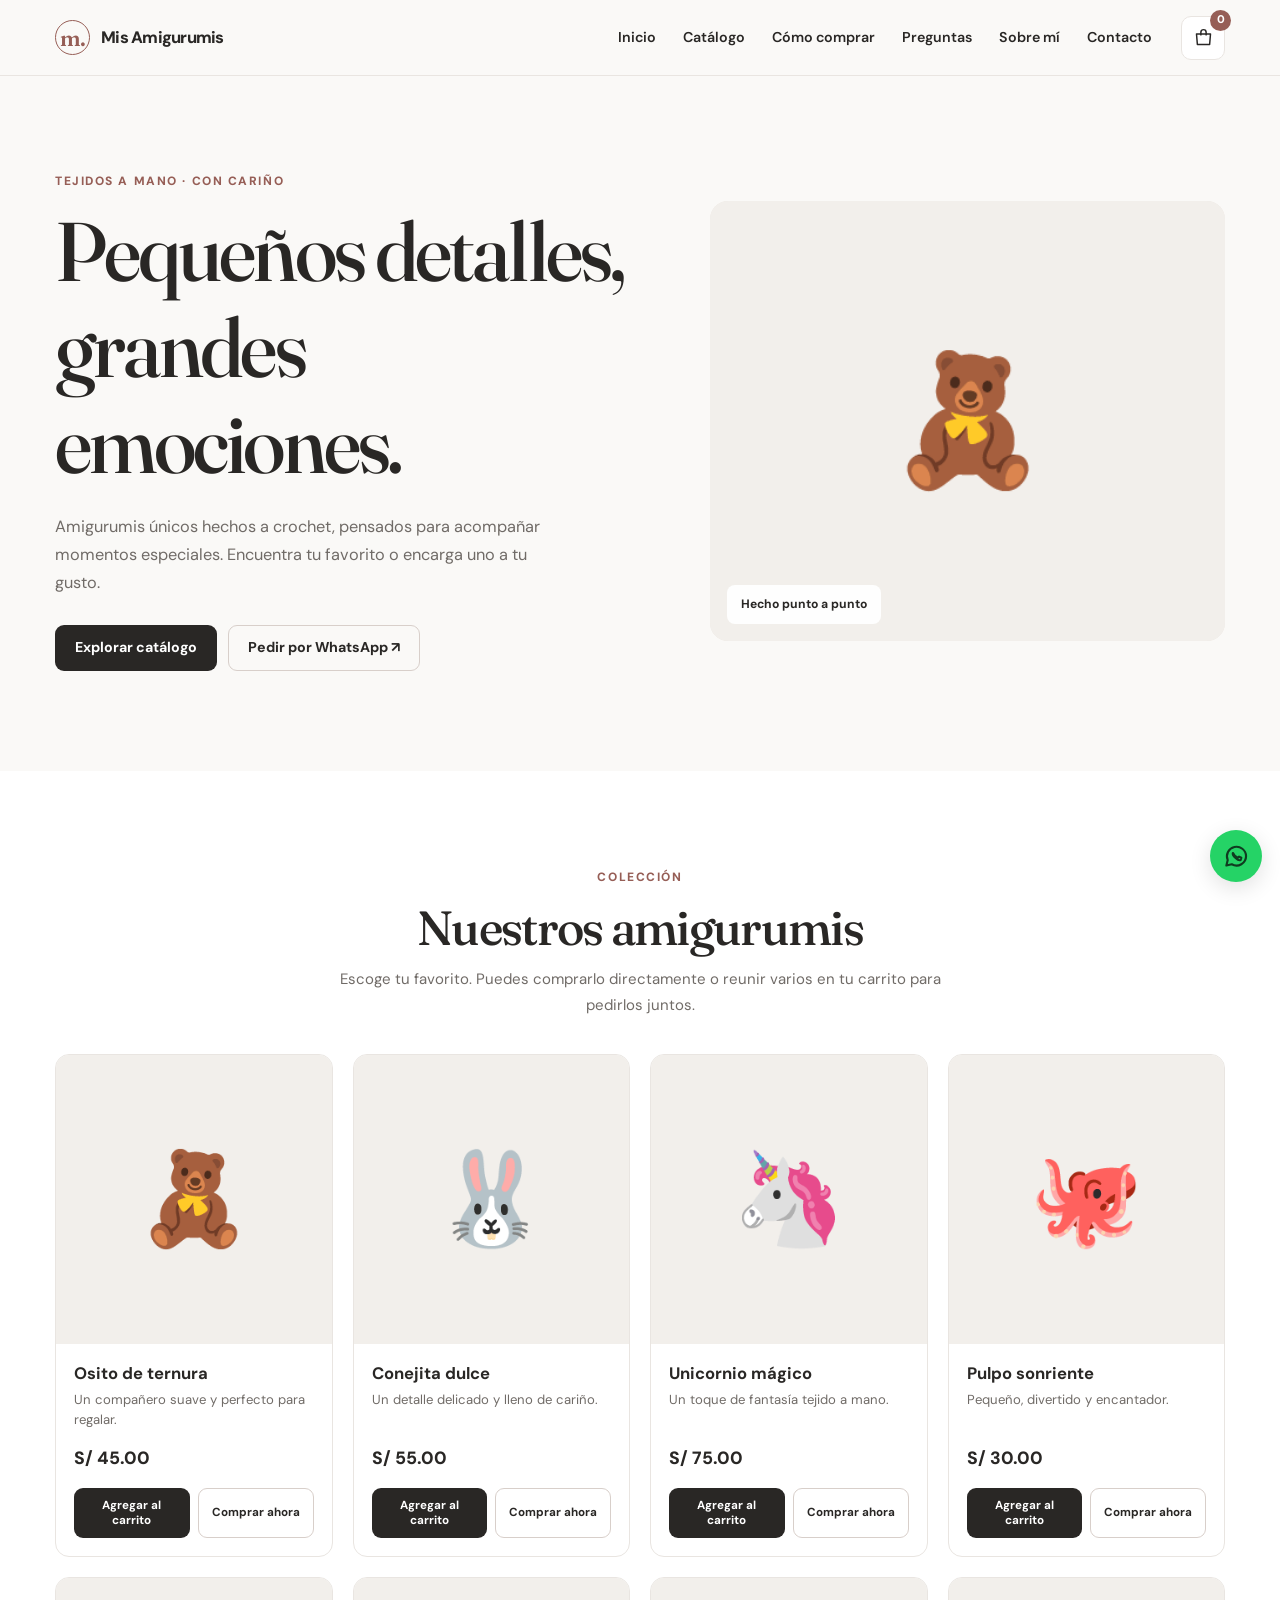
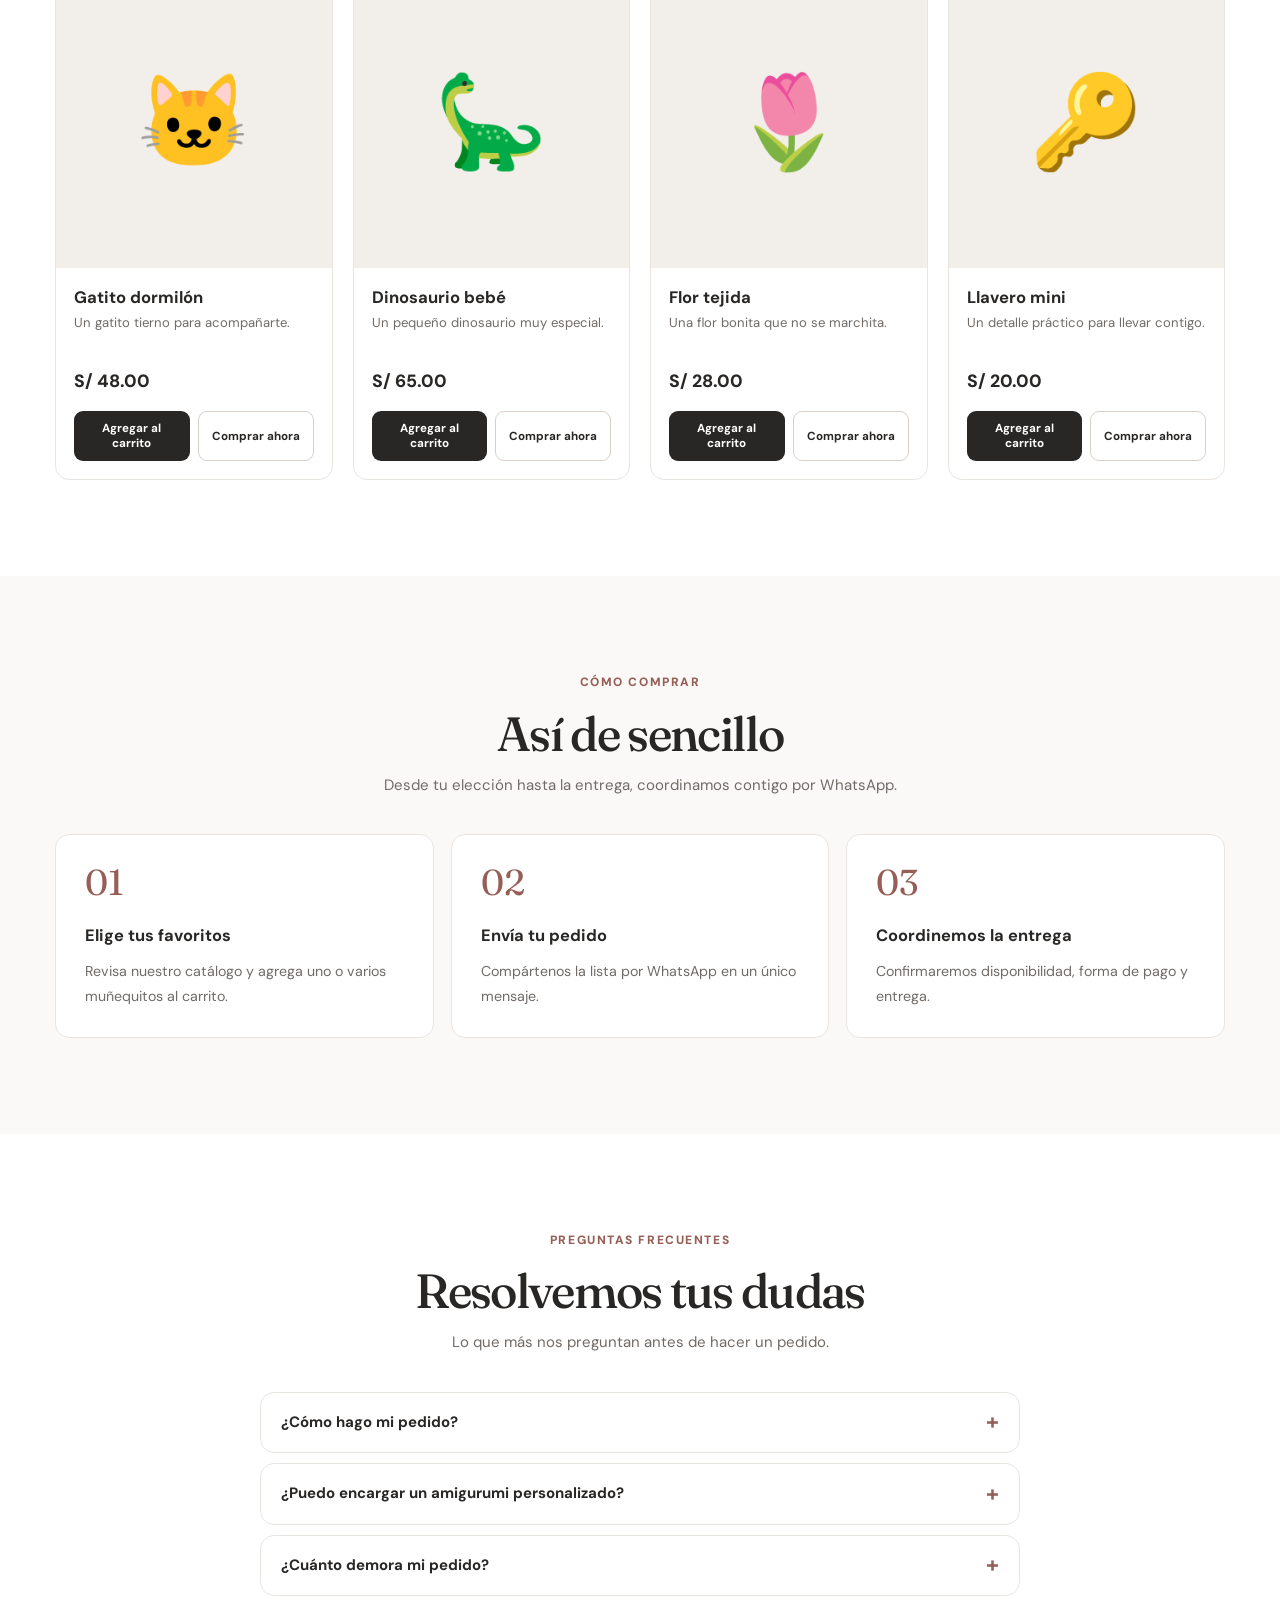
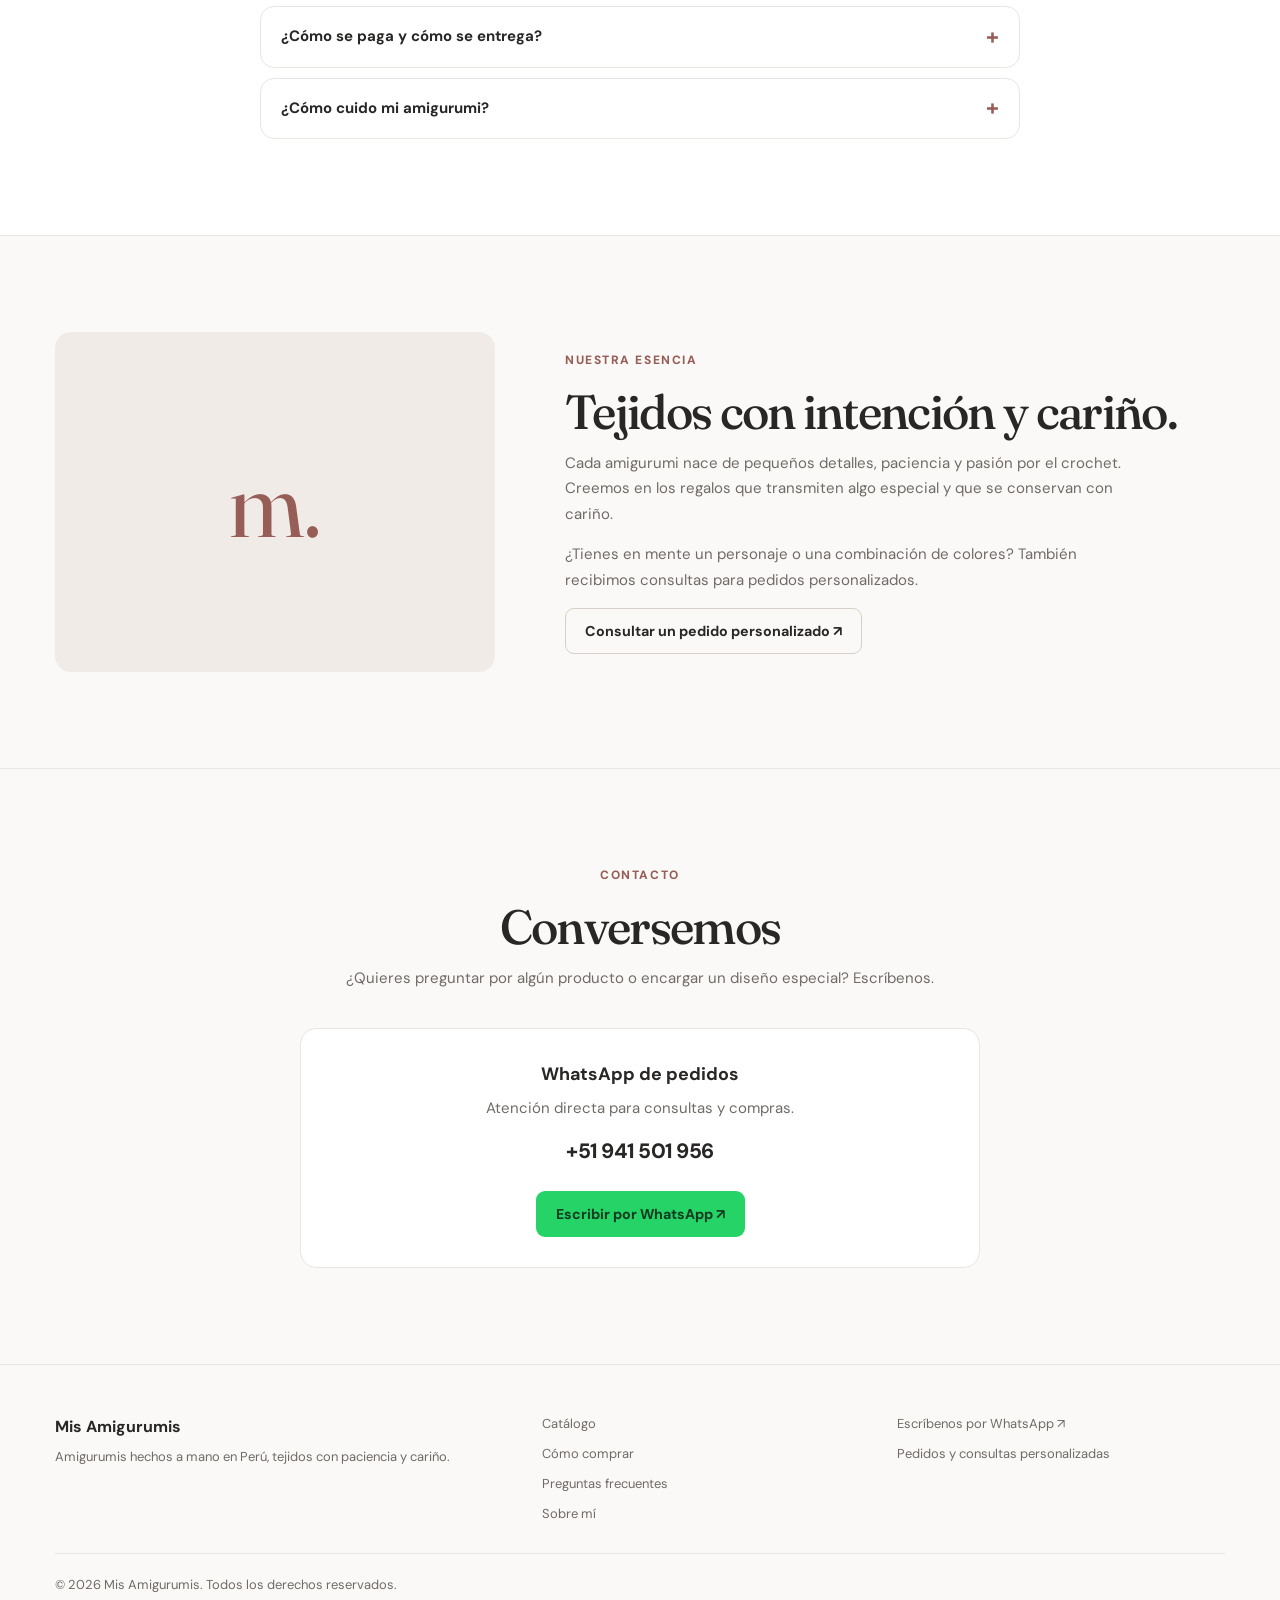
<file: index.html>
<!DOCTYPE html>
<html lang="es">
<head>
  <meta charset="UTF-8">
  <meta name="viewport" content="width=device-width, initial-scale=1">
  <meta name="theme-color" content="#faf9f7">
  <link rel="icon" href="favicon.svg" type="image/svg+xml">
  <meta name="description" content="Venta de amigurumis hechos a mano en Perú. Descubre muñecos tejidos a crochet, regalos únicos y pedidos personalizados. Compra fácilmente por WhatsApp.">
  <meta property="og:type" content="website">
  <meta property="og:locale" content="es_PE">
  <meta property="og:site_name" content="Mis Amigurumis">
  <meta property="og:title" content="Mis Amigurumis | Amigurumis hechos a mano">
  <meta property="og:description" content="Amigurumis hechos a mano y muñecos tejidos a crochet. Elige tus favoritos y pide por WhatsApp.">
  <meta property="og:url" content="https://misamigurumis.netlify.app/">
  <meta property="og:image" content="https://misamigurumis.netlify.app/og-image.png">
  <meta property="og:image:width" content="1200">
  <meta property="og:image:height" content="630">
  <meta name="twitter:card" content="summary_large_image">
  <link rel="canonical" href="https://misamigurumis.netlify.app/">
  <title>Mis Amigurumis | Venta de amigurumis hechos a mano</title>

  <link rel="preconnect" href="https://fonts.googleapis.com">
  <link rel="preconnect" href="https://fonts.gstatic.com" crossorigin>
  <link href="https://fonts.googleapis.com/css2?family=DM+Sans:wght@400;500;600;700;800&family=Fraunces:opsz,wght@9..144,500;9..144,600&display=swap" rel="stylesheet">

  <link rel="stylesheet" href="css/styles.css?v=2">
</head>

<body>
  <header class="cabecera" id="cabecera">
    <div class="contenedor cabecera-interior">
      <a class="marca" href="#inicio" aria-label="Volver al inicio">
        <span class="marca-simbolo" aria-hidden="true">m.</span>
        <span data-nombre-tienda>Mis Amigurumis</span>
      </a>

      <div class="acciones-cabecera">
        <nav class="navegacion" id="navegacion" aria-label="Navegación principal">
          <a href="#inicio">Inicio</a>
          <a href="#catalogo">Catálogo</a>
          <a href="#como-comprar">Cómo comprar</a>
          <a href="#preguntas">Preguntas</a>
          <a href="#sobre-mi">Sobre mí</a>
          <a href="#contacto">Contacto</a>
        </nav>

        <button class="boton-icono" id="abrir-carrito" type="button"
          aria-label="Abrir carrito, 0 productos"
          aria-haspopup="dialog" aria-controls="panel-carrito">
          <svg viewBox="0 0 24 24" aria-hidden="true">
            <path d="M4 8h16l-1 12H5L4 8Z"/>
            <path d="M9 9V6a3 3 0 0 1 6 0v3"/>
          </svg>
          <span class="contador-carrito" id="contador-carrito" aria-hidden="true">0</span>
        </button>

        <button class="boton-icono boton-menu" id="boton-menu"
          type="button" aria-label="Abrir menú"
          aria-controls="navegacion" aria-expanded="false">☰</button>
      </div>
    </div>
  </header>

  <main>
    <!-- INICIO -->
    <section class="hero" id="inicio" aria-labelledby="titulo-principal">
      <div class="contenedor hero-interior">
        <div class="hero-contenido" data-revelar>
          <span class="etiqueta">Tejidos a mano · Con cariño</span>
          <h1 id="titulo-principal">Pequeños detalles, grandes emociones.</h1>
          <p>Amigurumis únicos hechos a crochet, pensados para acompañar momentos especiales. Encuentra tu favorito o encarga uno a tu gusto.</p>

          <div class="hero-acciones">
            <a class="btn btn-oscuro" href="#catalogo">Explorar catálogo</a>
            <a class="btn btn-contorno" id="whatsapp-hero"
              href="https://wa.me/51941501956?text=Hola"
              target="_blank" rel="noopener noreferrer">
              Pedir por WhatsApp ↗
            </a>
          </div>
        </div>

        <div class="hero-imagen" id="hero-imagen"
          data-revelar aria-label="Amigurumi destacado">
          <!-- La fotografía del primer producto se coloca aquí automáticamente. -->
          <div class="hero-leyenda">Hecho punto a punto</div>
        </div>
      </div>
    </section>

    <!-- CATÁLOGO -->
    <section class="seccion catalogo" id="catalogo"
      aria-labelledby="titulo-catalogo">
      <div class="contenedor">
        <div class="titulo-seccion" data-revelar>
          <span class="etiqueta">Colección</span>
          <h2 id="titulo-catalogo">Nuestros amigurumis</h2>
          <p>Escoge tu favorito. Puedes comprarlo directamente o reunir varios en tu carrito para pedirlos juntos.</p>
        </div>
        <div class="productos" id="lista-productos"
          aria-label="Catálogo de amigurumis"></div>
        <noscript>
          <p class="aviso-sin-js">Para ver el catálogo activa JavaScript, o escríbenos directamente por
            <a href="https://wa.me/51941501956?text=Hola" rel="noopener noreferrer"><strong>WhatsApp</strong></a>.</p>
        </noscript>
      </div>
    </section>

    <!-- CÓMO COMPRAR -->
    <section class="seccion" id="como-comprar"
      aria-labelledby="titulo-pasos">
      <div class="contenedor">
        <div class="titulo-seccion" data-revelar>
          <span class="etiqueta">Cómo comprar</span>
          <h2 id="titulo-pasos">Así de sencillo</h2>
          <p>Desde tu elección hasta la entrega, coordinamos contigo por WhatsApp.</p>
        </div>

        <div class="pasos">
          <article class="paso" data-revelar>
            <span class="paso-numero">01</span>
            <h3>Elige tus favoritos</h3>
            <p>Revisa nuestro catálogo y agrega uno o varios muñequitos al carrito.</p>
          </article>

          <article class="paso" data-revelar>
            <span class="paso-numero">02</span>
            <h3>Envía tu pedido</h3>
            <p>Compártenos la lista por WhatsApp en un único mensaje.</p>
          </article>

          <article class="paso" data-revelar>
            <span class="paso-numero">03</span>
            <h3>Coordinemos la entrega</h3>
            <p>Confirmaremos disponibilidad, forma de pago y entrega.</p>
          </article>
        </div>
      </div>
    </section>

    <!-- PREGUNTAS FRECUENTES -->
    <section class="seccion catalogo" id="preguntas" aria-labelledby="titulo-faq">
      <div class="contenedor">
        <div class="titulo-seccion" data-revelar>
          <span class="etiqueta">Preguntas frecuentes</span>
          <h2 id="titulo-faq">Resolvemos tus dudas</h2>
          <p>Lo que más nos preguntan antes de hacer un pedido.</p>
        </div>

        <div class="faq" data-revelar>
          <details>
            <summary>¿Cómo hago mi pedido?</summary>
            <p>Elige tus amigurumis, agrégalos al carrito y envía la lista por WhatsApp. También puedes usar “Comprar ahora” para consultar por un solo producto.</p>
          </details>
          <details>
            <summary>¿Puedo encargar un amigurumi personalizado?</summary>
            <p>Sí. Cuéntanos por WhatsApp qué personaje, colores o detalles tienes en mente y te confirmamos si podemos tejerlo.</p>
          </details>
          <details>
            <summary>¿Cuánto demora mi pedido?</summary>
            <p>Depende del modelo y de si está disponible o se teje por encargo. Te confirmamos el plazo por WhatsApp antes de concretar la compra.</p>
          </details>
          <details>
            <summary>¿Cómo se paga y cómo se entrega?</summary>
            <p>Coordinamos contigo la forma de pago y la entrega según tu ubicación, siempre por WhatsApp.</p>
          </details>
          <details>
            <summary>¿Cómo cuido mi amigurumi?</summary>
            <p>Lo ideal es lavarlo a mano con agua fría y jabón suave, y secarlo a la sombra para conservar su forma y sus colores.</p>
          </details>
        </div>
      </div>
    </section>

    <!-- SOBRE MÍ -->
    <section class="seccion sobre-mi" id="sobre-mi"
      aria-labelledby="titulo-sobre">
      <div class="contenedor sobre-interior">
        <div class="sobre-arte" aria-hidden="true" data-revelar>
          <span>m.</span>
        </div>

        <div class="sobre-texto" data-revelar>
          <span class="etiqueta">Nuestra esencia</span>
          <h2 id="titulo-sobre">Tejidos con intención y cariño.</h2>
          <p>Cada amigurumi nace de pequeños detalles, paciencia y pasión por el crochet. Creemos en los regalos que transmiten algo especial y que se conservan con cariño.</p>
          <p>¿Tienes en mente un personaje o una combinación de colores? También recibimos consultas para pedidos personalizados.</p>
          <a class="btn btn-contorno" id="whatsapp-personalizado"
            href="https://wa.me/51941501956?text=Hola"
            target="_blank" rel="noopener noreferrer">
            Consultar un pedido personalizado ↗
          </a>
        </div>
      </div>
    </section>

    <!-- CONTACTO -->
    <section class="seccion" id="contacto"
      aria-labelledby="titulo-contacto">
      <div class="contenedor">
        <div class="titulo-seccion" data-revelar>
          <span class="etiqueta">Contacto</span>
          <h2 id="titulo-contacto">Conversemos</h2>
          <p>¿Quieres preguntar por algún producto o encargar un diseño especial? Escríbenos.</p>
        </div>

        <div class="contacto-caja" data-revelar>
          <h3>WhatsApp de pedidos</h3>
          <p>Atención directa para consultas y compras.</p>
          <span class="numero-telefono" id="numero-visible">+51 941 501 956</span>

          <a class="btn btn-whatsapp" id="whatsapp-contacto"
            href="https://wa.me/51941501956?text=Hola"
            target="_blank" rel="noopener noreferrer">
            Escribir por WhatsApp ↗
          </a>

          <div class="redes" id="redes-contacto" aria-label="Redes sociales" hidden>
            <a id="enlace-instagram" hidden
              href="#"
              target="_blank" rel="noopener noreferrer">Instagram ↗</a>
            <a id="enlace-facebook" hidden
              href="#"
              target="_blank" rel="noopener noreferrer">Facebook ↗</a>
          </div>
        </div>
      </div>
    </section>
  </main>

  <!-- PIE DE PÁGINA -->
  <footer class="pie">
    <div class="contenedor pie-interior">
      <div class="pie-marca">
        <strong data-nombre-tienda>Mis Amigurumis</strong>
        <p>Amigurumis hechos a mano en Perú, tejidos con paciencia y cariño.</p>
      </div>

      <nav class="pie-enlaces" aria-label="Enlaces del pie de página">
        <a href="#catalogo">Catálogo</a>
        <a href="#como-comprar">Cómo comprar</a>
        <a href="#preguntas">Preguntas frecuentes</a>
        <a href="#sobre-mi">Sobre mí</a>
      </nav>

      <div class="pie-contacto">
        <a id="whatsapp-pie" href="https://wa.me/51941501956?text=Hola"
          target="_blank" rel="noopener noreferrer">Escríbenos por WhatsApp ↗</a>
        <span>Pedidos y consultas personalizadas</span>
      </div>
    </div>

    <div class="contenedor pie-legal">
      <p>© <span id="anio">2026</span>
        <span data-nombre-tienda>Mis Amigurumis</span>.
        Todos los derechos reservados.
      </p>
    </div>
  </footer>

  <!-- BOTÓN FLOTANTE DE WHATSAPP -->
  <a class="whatsapp-flotante" id="whatsapp-flotante"
    href="https://wa.me/51941501956?text=Hola"
    target="_blank" rel="noopener noreferrer"
    aria-label="Hacer una consulta por WhatsApp"
    title="Consulta por WhatsApp">
    <svg viewBox="0 0 24 24" aria-hidden="true">
      <path d="M20.5 11.5a8.5 8.5 0 0 1-12.7 7.4L3 20l1.2-4.8A8.5 8.5 0 1 1 20.5 11.5Z"/>
      <path d="M9 9c.8 2.1 2 3.3 4.1 4.2l1.2-1.1 2 1-.6 2c-2.2 1.4-7.5-3.9-7-6.1L9 9Z"/>
    </svg>
  </a>

  <!-- PANEL LATERAL DEL CARRITO -->
  <div class="modal-carrito" id="modal-carrito" aria-hidden="true">
    <div class="fondo-modal" id="fondo-modal" aria-hidden="true"></div>

    <aside class="panel-carrito" id="panel-carrito"
      role="dialog" aria-modal="true"
      aria-labelledby="titulo-carrito"
      tabindex="-1" inert>

      <div class="carrito-cabecera">
        <h2 id="titulo-carrito">
          Tu carrito <span id="cantidad-titulo">(0)</span>
        </h2>
        <button class="boton-icono" id="cerrar-carrito"
          type="button" aria-label="Cerrar carrito">✕</button>
      </div>

      <div class="carrito-lista" id="articulos-carrito"></div>

      <div class="carrito-pie">
        <div class="resumen-total">
          <span>Total</span>
          <strong id="total-carrito">S/ 0.00</strong>
        </div>

        <button class="btn btn-whatsapp" id="enviar-pedido"
          type="button" disabled>
          Enviar pedido por WhatsApp ↗
        </button>

        <p class="aviso-pedido">
          Confirmaremos disponibilidad, pago y entrega antes de concretar la compra.
        </p>

        <button class="vaciar-carrito" id="vaciar-carrito"
          type="button" disabled>Vaciar carrito</button>
      </div>
    </aside>
  </div>

  <!-- NOTIFICACIONES ACCESIBLES -->
  <div class="toast" id="toast" role="status"
    aria-live="polite" aria-atomic="true"></div>
  <div class="sr-only" id="anuncio-carrito"
    aria-live="polite" aria-atomic="true"></div>

  <!-- DATOS ESTRUCTURADOS SEO -->
  <script type="application/ld+json" id="datos-tienda">
  {
    "@context": "https://schema.org",
    "@type": "Store",
    "name": "Mis Amigurumis",
    "description": "Venta de amigurumis hechos a mano y muñecos tejidos a crochet en Perú.",
    "url": "https://tudominio.pe/",
    "telephone": "+51941501956",
    "currenciesAccepted": "PEN",
    "sameAs": [
      "https://www.instagram.com/tu_tienda/",
      "https://www.facebook.com/tu_tienda/"
    ]
  }
  </script>

  <script src="js/config.js?v=2" defer></script>
  <script src="js/app.js?v=2" defer></script>
</body>
</html>
</file>
<file: css/styles.css>
:root {
  --fondo: #faf9f7;
  --blanco: #fff;
  --texto: #292725;
  --secundario: #706b67;
  --acento: #965e56;
  --acento-tenue: #f3eae6;
  --linea: #e9e5e1;
  --verde-wa: #25d366;
  --sombra: 0 10px 32px rgba(33, 29, 27, .045);
  --radio: 14px;
  --cabecera: 76px;
}

*, *::before, *::after { box-sizing: border-box; }
html { scroll-behavior: smooth; scroll-padding-top: 94px; }

body {
  margin: 0;
  padding-top: var(--cabecera);
  background: var(--fondo);
  color: var(--texto);
  font: 400 15px/1.7 'DM Sans', sans-serif;
}

body.carrito-abierto { overflow: hidden; }
a { color: inherit; text-decoration: none; }
button { font: inherit; cursor: pointer; }
button:disabled { cursor: not-allowed; opacity: .45; }
img { display: block; width: 100%; }
h1, h2, h3, p { margin-top: 0; }

h1, h2 {
  font-family: 'Fraunces', Georgia, serif;
  font-weight: 500;
  line-height: 1.15;
  letter-spacing: -.035em;
}

h1 {
  font-size: clamp(2.8rem, 8vw, 5.2rem);
  margin-bottom: 22px;
}

h2 {
  font-size: clamp(2rem, 5vw, 3rem);
  margin-bottom: 12px;
}

:focus-visible {
  outline: 3px solid var(--acento);
  outline-offset: 3px;
}

.sr-only {
  position: absolute;
  width: 1px;
  height: 1px;
  padding: 0;
  margin: -1px;
  overflow: hidden;
  clip: rect(0,0,0,0);
  white-space: nowrap;
  border: 0;
}

.contenedor {
  width: min(1170px, calc(100% - 36px));
  margin-inline: auto;
}

.seccion { padding: 74px 0; }

.etiqueta {
  display: block;
  margin-bottom: 13px;
  color: var(--acento);
  font-size: .75rem;
  font-weight: 800;
  letter-spacing: .13em;
  text-transform: uppercase;
}

.titulo-seccion {
  max-width: 620px;
  margin: 0 auto 36px;
  text-align: center;
}

.titulo-seccion p { color: var(--secundario); }

/* BOTONES */
.btn {
  display: inline-flex;
  align-items: center;
  justify-content: center;
  gap: 8px;
  min-height: 46px;
  padding: 11px 19px;
  border: 1px solid transparent;
  border-radius: 9px;
  font-size: .89rem;
  font-weight: 700;
  line-height: 1.3;
  text-align: center;
  transition:
    transform .2s ease,
    background .2s ease,
    border-color .2s ease,
    box-shadow .2s ease;
}

.btn:not(:disabled):hover {
  transform: translateY(-2px);
}

.btn-oscuro {
  color: white;
  background: var(--texto);
}

.btn-oscuro:hover { background: #49413e; }

.btn-contorno {
  border-color: #d8cfca;
  background: transparent;
  color: var(--texto);
}

.btn-contorno:hover {
  border-color: var(--acento);
  background: var(--acento-tenue);
}

.btn-whatsapp {
  color: #103b20;
  background: var(--verde-wa);
}

.btn-whatsapp:hover { background: #20c15c; }
.btn:disabled:hover { transform: none; }

/* CABECERA FIJA */
.cabecera {
  position: fixed;
  z-index: 100;
  inset: 0 0 auto;
  height: var(--cabecera);
  background: rgba(250,249,247,.97);
  border-bottom: 1px solid var(--linea);
  backdrop-filter: blur(12px);
}

.cabecera-interior {
  height: 100%;
  display: flex;
  align-items: center;
  justify-content: space-between;
  gap: 14px;
}

.marca {
  display: inline-flex;
  align-items: center;
  gap: 11px;
  font-weight: 800;
  font-size: 1.04rem;
  letter-spacing: -.045em;
  white-space: nowrap;
}

.marca-simbolo {
  display: grid;
  place-items: center;
  width: 35px;
  height: 35px;
  border: 1px solid var(--acento);
  border-radius: 50%;
  font-family: 'Fraunces', Georgia, serif;
  font-weight: 600;
  font-size: 1.35rem;
  color: var(--acento);
}

.acciones-cabecera {
  display: flex;
  align-items: center;
  gap: 10px;
}

.navegacion {
  position: absolute;
  display: none;
  top: var(--cabecera);
  left: 0;
  right: 0;
  padding: 11px 18px 18px;
  border-bottom: 1px solid var(--linea);
  background: var(--fondo);
  box-shadow: var(--sombra);
}

.navegacion.abierta {
  display: flex;
  flex-direction: column;
}

.navegacion a {
  padding: 10px;
  font-size: .89rem;
  font-weight: 600;
}

.navegacion a:hover { color: var(--acento); }

.boton-icono {
  position: relative;
  display: grid;
  place-items: center;
  width: 44px;
  height: 44px;
  padding: 0;
  background: white;
  border: 1px solid var(--linea);
  border-radius: 10px;
  color: var(--texto);
}

.boton-icono:hover { background: var(--acento-tenue); }

.boton-icono svg {
  width: 21px;
  height: 21px;
  fill: none;
  stroke: currentColor;
  stroke-width: 1.7;
  stroke-linecap: round;
  stroke-linejoin: round;
}

.contador-carrito {
  position: absolute;
  display: grid;
  place-items: center;
  top: -7px;
  right: -7px;
  min-width: 21px;
  height: 21px;
  padding: 0 5px;
  border-radius: 999px;
  background: var(--acento);
  color: white;
  font-size: .7rem;
  font-weight: 800;
  line-height: 1;
}

.contador-carrito.salto {
  animation: salto .32s ease;
}

@keyframes salto {
  40% { transform: scale(1.28); }
  100% { transform: scale(1); }
}

.boton-menu {
  font-size: 1.35rem;
  line-height: 1;
}

/* PORTADA MINIMALISTA */
.hero { padding: 64px 0 82px; }

.hero-interior {
  display: grid;
  gap: 45px;
  align-items: center;
}

.hero-contenido { max-width: 625px; }

.hero-contenido > p {
  max-width: 490px;
  color: var(--secundario);
  font-size: 1.02rem;
}

.hero-acciones {
  display: flex;
  flex-wrap: wrap;
  gap: 11px;
  margin-top: 28px;
}

.hero-imagen {
  position: relative;
  min-height: 345px;
  overflow: hidden;
  border-radius: 18px;
  background: #efebe7;
}

.hero-imagen .visual-producto {
  height: 100%;
  min-height: 345px;
}

.hero-imagen .marcador-foto { font-size: 8rem; }

.hero-leyenda {
  position: absolute;
  left: 17px;
  bottom: 17px;
  padding: 9px 14px;
  background: rgba(255,255,255,.94);
  border-radius: 8px;
  font-size: .76rem;
  font-weight: 700;
}

/* CATÁLOGO */
.catalogo { background: var(--blanco); }

.productos {
  display: grid;
  grid-template-columns: 1fr;
  gap: 27px;
}

.tarjeta {
  min-width: 0;
  background: var(--blanco);
  border: 1px solid var(--linea);
  border-radius: var(--radio);
  overflow: hidden;
  transition: transform .22s ease, box-shadow .22s ease;
}

.tarjeta:hover {
  transform: translateY(-4px);
  box-shadow: var(--sombra);
}

.visual-producto {
  display: grid;
  place-items: center;
  width: 100%;
  aspect-ratio: 1 / 1.05;
  overflow: hidden;
  background: #f2efeb;
}

.visual-producto img {
  width: 100%;
  height: 100%;
  object-fit: cover;
}

.marcador-foto {
  display: grid;
  place-items: center;
  width: 100%;
  height: 100%;
  font-size: 5.7rem;
  background: transparent;
}

.producto-detalle { padding: 18px; }

.producto-detalle h3 {
  margin: 0 0 4px;
  font-size: 1.04rem;
  font-weight: 700;
  line-height: 1.4;
}

.producto-detalle p {
  min-height: 43px;
  margin-bottom: 10px;
  color: var(--secundario);
  font-size: .82rem;
  line-height: 1.55;
}

.precio {
  display: block;
  margin-bottom: 15px;
  color: var(--texto);
  font-size: 1.11rem;
  font-weight: 800;
}

.producto-acciones {
  display: grid;
  gap: 8px;
}

.producto-acciones .btn {
  width: 100%;
  min-height: 43px;
  padding: 9px 10px;
  font-size: .81rem;
}

/* CÓMO COMPRAR */
.pasos {
  display: grid;
  gap: 17px;
}

.paso {
  padding: 28px;
  border: 1px solid var(--linea);
  border-radius: var(--radio);
  background: var(--blanco);
}

.paso-numero {
  display: block;
  margin-bottom: 22px;
  color: var(--acento);
  font-family: 'Fraunces', Georgia, serif;
  font-size: 2.25rem;
  line-height: 1;
}

.paso h3 {
  margin-bottom: 9px;
  font-size: 1.03rem;
}

.paso p {
  margin: 0;
  font-size: .89rem;
  color: var(--secundario);
}

/* SOBRE MÍ */
.sobre-mi {
  border-block: 1px solid var(--linea);
}

.sobre-interior {
  display: grid;
  gap: 26px;
  align-items: center;
}

.sobre-arte {
  display: grid;
  place-items: center;
  min-height: 275px;
  border-radius: 16px;
  background: #f0ebe7;
}

.sobre-arte span {
  font-family: 'Fraunces', Georgia, serif;
  font-size: 6rem;
  line-height: 1;
  color: var(--acento);
}

.sobre-texto p {
  max-width: 580px;
  color: var(--secundario);
}

/* CONTACTO */
.contacto-caja {
  max-width: 680px;
  margin: auto;
  padding: 30px 24px;
  border: 1px solid var(--linea);
  border-radius: 16px;
  background: var(--blanco);
  text-align: center;
}

.contacto-caja h3 {
  margin-bottom: 7px;
  font-size: 1.12rem;
}

.contacto-caja p {
  margin-bottom: 12px;
  color: var(--secundario);
}

.numero-telefono {
  display: block;
  margin-bottom: 22px;
  font-size: 1.3rem;
  font-weight: 800;
  letter-spacing: -.025em;
}

.redes {
  display: flex;
  justify-content: center;
  gap: 25px;
  flex-wrap: wrap;
  margin-top: 27px;
}

.redes a {
  color: var(--acento);
  font-weight: 700;
  font-size: .88rem;
  text-decoration: underline;
  text-underline-offset: 5px;
}

.pie {
  padding: 25px 0;
  border-top: 1px solid var(--linea);
  color: var(--secundario);
  font-size: .81rem;
  text-align: center;
}

.pie p { margin: 0; }

/* WHATSAPP FLOTANTE */
.whatsapp-flotante {
  position: fixed;
  z-index: 90;
  right: 18px;
  bottom: 18px;
  display: grid;
  place-items: center;
  width: 52px;
  height: 52px;
  background: var(--verde-wa);
  color: #103b20;
  border-radius: 50%;
  box-shadow: 0 6px 22px rgba(0,0,0,.12);
  transition: transform .2s ease;
}

.whatsapp-flotante:hover { transform: translateY(-3px); }

.whatsapp-flotante svg {
  width: 27px;
  height: 27px;
  fill: none;
  stroke: currentColor;
  stroke-width: 1.9;
  stroke-linecap: round;
  stroke-linejoin: round;
}

/* CARRITO LATERAL */
.modal-carrito {
  position: fixed;
  z-index: 300;
  inset: 0;
  visibility: hidden;
  pointer-events: none;
  transition: visibility 0s linear .3s;
}

.modal-carrito.visible {
  visibility: visible;
  pointer-events: auto;
  transition-delay: 0s;
}

.fondo-modal {
  position: absolute;
  inset: 0;
  background: rgba(25,23,22,.48);
  opacity: 0;
  transition: opacity .3s ease;
}

.modal-carrito.visible .fondo-modal { opacity: 1; }

.panel-carrito {
  position: absolute;
  top: 0;
  right: 0;
  display: flex;
  flex-direction: column;
  width: min(440px, 100%);
  height: 100vh;
  height: 100dvh;
  background: white;
  box-shadow: -14px 0 45px rgba(0,0,0,.1);
  transform: translateX(105%);
  transition: transform .3s ease;
}

.modal-carrito.visible .panel-carrito {
  transform: translateX(0);
}

.carrito-cabecera {
  flex-shrink: 0;
  display: flex;
  align-items: center;
  justify-content: space-between;
  gap: 14px;
  padding: 20px 22px;
  border-bottom: 1px solid var(--linea);
}

.carrito-cabecera h2 {
  margin: 0;
  font: 700 1.22rem/1.3 'DM Sans', sans-serif;
  letter-spacing: -.03em;
}

.carrito-lista {
  flex: 1;
  min-height: 0;
  overflow-y: auto;
  overscroll-behavior: contain;
  padding: 20px 20px 10px;
}

.carrito-vacio {
  display: grid;
  justify-items: center;
  gap: 14px;
  padding: 65px 10px;
  text-align: center;
}

.carrito-vacio .icono-vacio {
  color: var(--acento);
  font-size: 3rem;
  line-height: 1;
}

.carrito-vacio h3 {
  margin: 0;
  font-size: 1.1rem;
}

.carrito-vacio p {
  margin: 0 0 8px;
  color: var(--secundario);
  font-size: .88rem;
}

.linea-carrito {
  display: grid;
  grid-template-columns: 76px minmax(0, 1fr);
  gap: 14px;
  padding: 0 0 19px;
  margin-bottom: 19px;
  border-bottom: 1px solid var(--linea);
}

.miniatura-carrito {
  width: 76px;
  height: 84px;
  border-radius: 9px;
  overflow: hidden;
}

.miniatura-carrito .visual-producto {
  height: 100%;
  aspect-ratio: auto;
}

.miniatura-carrito .marcador-foto { font-size: 2.2rem; }

.detalle-carrito h3 {
  margin-bottom: 2px;
  font-size: .91rem;
  font-weight: 700;
  line-height: 1.4;
}

.detalle-carrito p {
  margin: 0 0 9px;
  color: var(--secundario);
  font-size: .82rem;
}

.controles-carrito {
  display: flex;
  align-items: center;
  gap: 11px;
  flex-wrap: wrap;
}

.cantidad {
  display: inline-flex;
  align-items: center;
  height: 34px;
  border: 1px solid var(--linea);
  border-radius: 8px;
  overflow: hidden;
}

.cantidad button {
  width: 33px;
  height: 32px;
  padding: 0;
  border: 0;
  background: white;
  font-size: 1.1rem;
}

.cantidad button:hover:not(:disabled) {
  background: var(--acento-tenue);
}

.cantidad span {
  min-width: 28px;
  text-align: center;
  font-size: .84rem;
  font-weight: 700;
}

.quitar {
  border: 0;
  background: transparent;
  color: var(--acento);
  padding: 6px 0;
  text-decoration: underline;
  font-size: .78rem;
}

.carrito-pie {
  flex-shrink: 0;
  padding: 18px 22px max(20px, env(safe-area-inset-bottom));
  border-top: 1px solid var(--linea);
  background: white;
}

.resumen-total {
  display: flex;
  align-items: center;
  justify-content: space-between;
  margin-bottom: 15px;
}

.resumen-total span { color: var(--secundario); }
.resumen-total strong { font-size: 1.3rem; }
.carrito-pie .btn { width: 100%; }

.vaciar-carrito {
  display: block;
  margin: 13px auto 0;
  border: 0;
  background: transparent;
  color: var(--secundario);
  text-decoration: underline;
  font-size: .79rem;
}

.aviso-pedido {
  margin: 10px 0 0;
  color: var(--secundario);
  font-size: .76rem;
  line-height: 1.45;
  text-align: center;
}

/* NOTIFICACIÓN TOAST */
.toast {
  position: fixed;
  z-index: 400;
  top: calc(var(--cabecera) + 14px);
  left: 50%;
  width: max-content;
  max-width: calc(100% - 32px);
  padding: 12px 18px;
  border: 1px solid var(--linea);
  border-radius: 10px;
  background: white;
  box-shadow: 0 12px 40px rgba(0,0,0,.10);
  font-size: .87rem;
  font-weight: 700;
  opacity: 0;
  visibility: hidden;
  transform: translate(-50%, -12px);
  transition:
    opacity .2s,
    transform .2s,
    visibility .2s;
  pointer-events: none;
}

.toast.mostrar {
  opacity: 1;
  visibility: visible;
  transform: translate(-50%, 0);
}

/* ANIMACIONES DE SCROLL */
@media (prefers-reduced-motion: no-preference) {
  .js-listo [data-revelar] {
    opacity: 0;
    transform: translateY(18px);
    transition: opacity .5s ease, transform .5s ease;
  }

  .js-listo [data-revelar].revelado {
    opacity: 1;
    transform: translateY(0);
  }
}

/* RESPONSIVE: DESDE MÓVIL HACIA ESCRITORIO */
@media (min-width: 540px) {
  .productos {
    grid-template-columns: repeat(2, minmax(0, 1fr));
    gap: 22px;
  }

  .producto-acciones { grid-template-columns: 1fr 1fr; }
  .producto-acciones .btn { font-size: .73rem; }

  .pasos {
    grid-template-columns: repeat(3, minmax(0, 1fr));
  }

  .paso { padding: 20px; }
}

@media (min-width: 760px) {
  .seccion { padding: 96px 0; }
  .hero { padding: 95px 0 100px; }

  .hero-interior {
    grid-template-columns: 1fr .85fr;
    gap: 50px;
  }

  .hero-imagen { min-height: 440px; }
  .hero-imagen .visual-producto { height: 440px; }

  .sobre-interior {
    grid-template-columns: .8fr 1.2fr;
    gap: 70px;
  }

  .sobre-arte { min-height: 340px; }
  .paso { padding: 29px; }
}

@media (min-width: 1000px) {
  .navegacion {
    position: static;
    display: flex;
    gap: 27px;
    align-items: center;
    padding: 0;
    border: 0;
    background: transparent;
    box-shadow: none;
  }

  .navegacion a { padding: 5px 0; }
  .boton-menu { display: none; }
  .acciones-cabecera { gap: 29px; }

  .productos {
    grid-template-columns: repeat(4, minmax(0, 1fr));
    gap: 20px;
  }

  .producto-acciones { grid-template-columns: 1fr; }
  .producto-acciones .btn { font-size: .83rem; }
}

@media (min-width: 1190px) {
  .producto-acciones { grid-template-columns: 1fr 1fr; }
  .producto-acciones .btn { font-size: .73rem; }
}

@media (max-width: 370px) {
  .marca { font-size: .89rem; }
  .marca-simbolo { width: 32px; height: 32px; }
  .acciones-cabecera { gap: 6px; }
  .hero-acciones .btn { width: 100%; }
}

@media (prefers-reduced-motion: reduce) {
  html { scroll-behavior: auto; }

  *, *::before, *::after {
    animation-duration: .01ms !important;
    transition-duration: .01ms !important;
  }
}

/* ===== AÑADIDOS ===== */
[hidden] { display: none !important; }

.insignia {
  display: inline-block;
  margin-bottom: 8px;
  padding: 3px 10px;
  border-radius: 999px;
  background: var(--acento-tenue);
  color: var(--acento);
  font-size: .72rem;
  font-weight: 700;
  letter-spacing: .04em;
}

.medidas {
  margin-bottom: 6px;
  color: var(--secundario);
  font-size: .82rem;
}

.aviso-sin-js {
  padding: 22px;
  border: 1px dashed #d8cfca;
  border-radius: var(--radio);
  text-align: center;
}

/* Preguntas frecuentes */
.faq {
  display: grid;
  gap: 10px;
  max-width: 760px;
  margin-inline: auto;
}

.faq details {
  background: var(--blanco);
  border: 1px solid var(--linea);
  border-radius: var(--radio);
  transition: border-color .2s ease;
}

.faq details[open] { border-color: #d8cfca; }

.faq summary {
  display: flex;
  align-items: center;
  justify-content: space-between;
  gap: 16px;
  padding: 17px 20px;
  font-weight: 700;
  cursor: pointer;
  list-style: none;
}

.faq summary::-webkit-details-marker { display: none; }

.faq summary::after {
  content: "+";
  flex: none;
  color: var(--acento);
  font-size: 1.4rem;
  line-height: 1;
  transition: transform .2s ease;
}

.faq details[open] summary::after { transform: rotate(45deg); }

.faq details p {
  margin: 0;
  padding: 0 20px 18px;
  color: var(--secundario);
}

/* Pie de página ampliado */
.pie { text-align: left; padding: 48px 0 24px; }

.pie-interior {
  display: grid;
  gap: 28px;
  padding-bottom: 28px;
}

.pie-marca strong {
  display: block;
  margin-bottom: 6px;
  color: var(--texto);
  font-size: 1rem;
}

.pie-enlaces,
.pie-contacto {
  display: flex;
  flex-direction: column;
  align-items: flex-start;
  gap: 8px;
}

.pie-enlaces a:hover,
.pie-contacto a:hover { color: var(--acento); }

.pie-legal {
  padding-top: 20px;
  border-top: 1px solid var(--linea);
}

@media (min-width: 760px) {
  .pie-interior { grid-template-columns: 1.4fr 1fr 1fr; }
}
</file>
